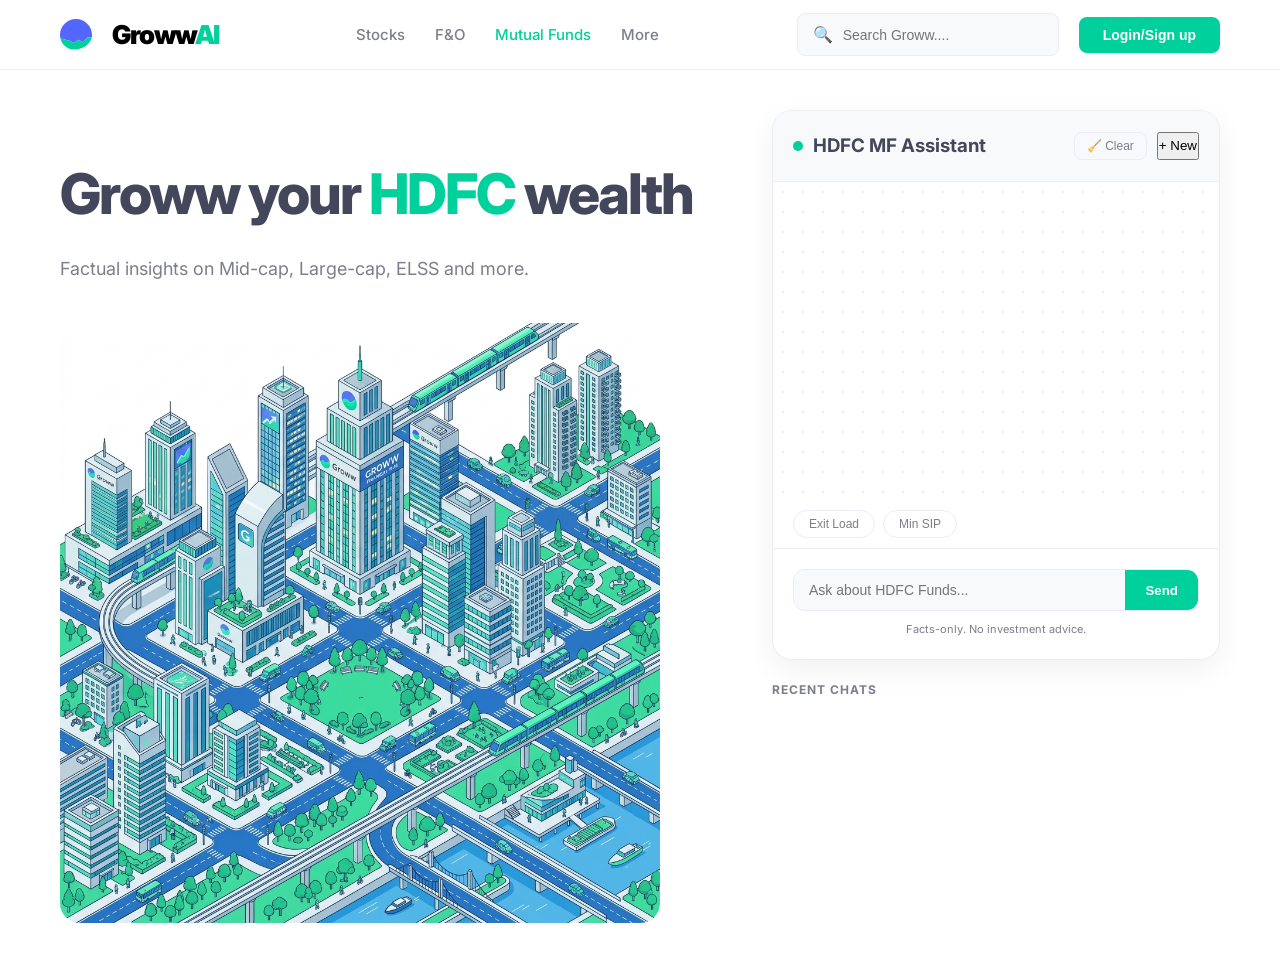
<file: public/index.html>
<!DOCTYPE html>
<html lang="en">
<head>
    <meta charset="UTF-8">
    <meta name="viewport" content="width=device-width, initial-scale=1.0">
    <title>Groww | HDFC Mutual Fund Assistant</title>
    <link rel="stylesheet" href="index.css">
    <link rel="preconnect" href="https://fonts.googleapis.com">
    <link rel="preconnect" href="https://fonts.gstatic.com" crossorigin>
    <link href="https://fonts.googleapis.com/css2?family=Inter:wght@400;500;600;700;800&display=swap" rel="stylesheet">
</head>
<body>
    <!-- Top Navigation Bar -->
    <nav class="navbar">
        <div class="nav-container">
            <div class="logo">
                <img src="groww_logo.svg" alt="Groww" class="groww-logo-img">
                <h1 class="logo-text">Groww<span style="color: var(--primary)">AI</span></h1>
            </div>
            <div class="nav-links">
                <a href="#">Stocks</a>
                <a href="#">F&O</a>
                <a href="#" class="active">Mutual Funds</a>
                <a href="#">More</a>
            </div>
            <div class="nav-right">
                <div class="search-bar">
                    <span>🔍</span>
                    <input type="text" placeholder="Search Groww....">
                </div>
                <button class="btn-login">Login/Sign up</button>
            </div>
        </div>
    </nav>

    <div class="main-layout">
        <!-- Hero Section -->
        <section class="hero-section">
            <div class="hero-content">
                <h1>Groww your <span>HDFC</span> wealth</h1>
                <p>Factual insights on Mid-cap, Large-cap, ELSS and more.</p>
                <img src="hero.png" alt="Illustration" class="hero-img">
            </div>
        </section>

        <!-- Floating Chat Sidebar -->
        <aside class="chat-sidebar">
            <div class="chat-card">
                <header class="chat-header">
                    <div class="bot-info">
                        <div class="bot-dot"></div>
                        <h3>HDFC MF Assistant</h3>
                    </div>
                    <div class="header-actions">
                        <button onclick="clearCurrentChat()" class="btn-clear" title="Clear this chat">🧹 Clear</button>
                        <button onclick="createNewThread()" class="btn-new-chat">+ New</button>
                    </div>
                </header>

                <div id="chat-window" class="chat-window">
                    <!-- Messages here -->
                </div>

                <div id="suggestions" class="suggestions-container">
                    <button onclick="useSuggestion('Exit load of Mid-cap?')">Exit Load</button>
                    <button onclick="useSuggestion('Min SIP for ELSS?')">Min SIP</button>
                </div>

                <footer class="input-area">
                    <form id="chat-form" class="input-container">
                        <input type="text" id="user-input" placeholder="Ask about HDFC Funds..." autocomplete="off">
                        <button type="submit">Send</button>
                    </form>
                    <div class="disclaimer">Facts-only. No investment advice.</div>
                </footer>
            </div>

            <div class="thread-history">
                <h4>Recent Chats</h4>
                <div id="thread-list" class="thread-list"></div>
            </div>
        </aside>
    </div>

    <script>
        const chatForm = document.getElementById('chat-form');
        const userInput = document.getElementById('user-input');
        const chatWindow = document.getElementById('chat-window');
        const threadList = document.getElementById('thread-list');
        
        let currentThreadId = localStorage.getItem('currentThreadId');
        let threads = JSON.parse(localStorage.getItem('groww_threads')) || {};

        function saveToStorage() {
            localStorage.setItem('groww_threads', JSON.stringify(threads));
            localStorage.setItem('currentThreadId', currentThreadId);
        }

        function createNewThread() {
            const defaultName = 'Query ' + new Date().toLocaleTimeString([], { hour: '2-digit', minute: '2-digit' });
            const userProvidedName = prompt("Enter a name for this chat:", defaultName);
            
            // If user cancels the prompt, don't create a new thread
            if (userProvidedName === null) return;

            const name = userProvidedName.trim() || defaultName;
            const id = 'thread_' + Date.now();
            currentThreadId = id;
            threads[id] = {
                name: name,
                messages: [{ text: "Hello! I am your HDFC Mutual Fund Assistant. How may I help you today?", type: 'bot' }]
            };
            saveToStorage();
            renderThreads();
            switchThread(id);
        }

        function useSuggestion(text) {
            userInput.value = text;
            chatForm.dispatchEvent(new Event('submit'));
        }

        function renderThreads() {
            threadList.innerHTML = '';
            const sortedIds = Object.keys(threads).sort((a,b) => b.split('_')[1] - a.split('_')[1]);
            sortedIds.forEach(id => {
                const div = document.createElement('div');
                div.className = `thread-item ${id === currentThreadId ? 'active' : ''}`;
                div.innerHTML = `
                    <span onclick="switchThread('${id}')" class="thread-name-text">${threads[id].name}</span>
                    <div class="thread-actions">
                        <button onclick="renameThread('${id}')" title="Rename">✎</button>
                        <button onclick="deleteThread('${id}')" title="Delete" class="delete-btn">✕</button>
                    </div>
                `;
                threadList.appendChild(div);
            });
        }

        function deleteThread(id) {
            if (Object.keys(threads).length <= 1) {
                alert("You must have at least one chat open.");
                return;
            }
            if (confirm("Delete this chat?")) {
                delete threads[id];
                if (currentThreadId === id) {
                    currentThreadId = Object.keys(threads)[0];
                }
                saveToStorage();
                renderThreads();
                switchThread(currentThreadId);
            }
        }

        function clearCurrentChat() {
            if (confirm("Restart this conversation?")) {
                threads[currentThreadId].messages = [{ 
                    text: "Hello! I am your HDFC Mutual Fund Assistant. How may I help you today?", 
                    type: 'bot' 
                }];
                saveToStorage();
                switchThread(currentThreadId);
            }
        }

        function switchThread(id) {
            currentThreadId = id;
            saveToStorage();
            clearChatWindow();
            const threadMessages = threads[id].messages;
            threadMessages.forEach(msg => addMessage(msg.text, msg.type, false));
            document.getElementById('suggestions').style.display = threadMessages.length > 1 ? 'none' : 'flex';
            renderThreads();
        }

        function clearChatWindow() {
            chatWindow.innerHTML = '';
        }

        function addMessage(text, type, save = true) {
            if (save && currentThreadId) {
                threads[currentThreadId].messages.push({ text, type });
                saveToStorage();
                document.getElementById('suggestions').style.display = 'none';
            }
            const div = document.createElement('div');
            div.className = `message ${type}`;
            
            let content = `<div class="message-content">${text.replace(/\n/g, '<br>')}</div>`;
            
            // Add feedback thumbs only for bot messages
            if (type === 'bot') {
                content += `
                    <div class="feedback-thumbs">
                        <button onclick="handleFeedback(this, 'up')" title="Helpful">👍</button>
                        <button onclick="handleFeedback(this, 'down')" title="Not helpful">👎</button>
                    </div>
                `;
            }
            
            div.innerHTML = content;
            chatWindow.appendChild(div);
            chatWindow.scrollTop = chatWindow.scrollHeight;
        }

        function handleFeedback(btn, type) {
            const container = btn.parentElement;
            container.innerHTML = `<span class="feedback-thanks">Thanks for your feedback!</span>`;
        }

        chatForm.addEventListener('submit', async (e) => {
            e.preventDefault();
            const msg = userInput.value.trim();
            if (!msg) return;

            // Remove feedback thumbs from previous messages
            document.querySelectorAll('.feedback-thumbs').forEach(el => el.remove());

            addMessage(msg, 'user');
            userInput.value = '';

            const loading = document.createElement('div');
            loading.className = 'message bot loading';
            loading.innerText = 'Analyzing facts...';
            chatWindow.appendChild(loading);

            try {
                // Change this to your Render URL after deployment
                const API_URL = window.location.hostname === 'localhost' || window.location.hostname === '127.0.0.1' 
                                ? '' 
                                : 'https://milestone2-90i6.onrender.com';

                const response = await fetch(`${API_URL}/chat`, {
                    method: 'POST',
                    headers: { 'Content-Type': 'application/json' },
                    body: JSON.stringify({ message: msg, thread_id: currentThreadId })
                });
                const data = await response.json();
                chatWindow.removeChild(loading);
                addMessage(data.reply, 'bot');
            } catch (err) {
                loading.innerText = 'Error connecting to server.';
            }
        });

        if (Object.keys(threads).length > 0) {
            if (!currentThreadId || !threads[currentThreadId]) {
                currentThreadId = Object.keys(threads)[0];
            }
            renderThreads();
            switchThread(currentThreadId);
        } else {
            createNewThread();
        }
    </script>
</body>
</html>
</file>
<file: public/index.css>
:root {
    --primary: #00D09C;
    --primary-dark: #00b084;
    --text-dark: #44475B;
    --text-muted: #7C7E8C;
    --bg-light: #FFFFFF;
    --border: #EBEDF2;
    --shadow: 0 10px 30px rgba(0,0,0,0.06);
}

* {
    margin: 0;
    padding: 0;
    box-sizing: border-box;
}

body {
    font-family: 'Inter', -apple-system, sans-serif;
    background-color: var(--bg-light);
    color: var(--text-dark);
    line-height: 1.6;
    overflow-x: hidden;
}

/* Navbar Styling */
.navbar {
    height: 70px;
    background: white;
    border-bottom: 1px solid var(--border);
    position: sticky;
    top: 0;
    z-index: 1000;
}

.nav-container {
    max-width: 1200px;
    margin: 0 auto;
    height: 100%;
    display: flex;
    align-items: center;
    justify-content: space-between;
    padding: 0 20px;
}

.logo {
    display: flex;
    align-items: center;
    gap: 12px;
}

.groww-logo-img {
    height: 32px;
    width: auto;
}

.logo-text {
    font-size: 26px;
    font-weight: 900;
    letter-spacing: -1.5px;
    color: #000000;
    margin-left: 8px;
}

.nav-links {
    display: flex;
    gap: 30px;
}

.nav-links a {
    text-decoration: none;
    color: var(--text-muted);
    font-weight: 500;
    font-size: 15px;
    transition: color 0.2s;
}

.nav-links a.active, .nav-links a:hover {
    color: var(--primary);
}

.nav-right {
    display: flex;
    align-items: center;
    gap: 20px;
}

.search-bar {
    background: #F8F9FA;
    border: 1px solid var(--border);
    border-radius: 8px;
    padding: 8px 15px;
    display: flex;
    align-items: center;
    gap: 10px;
}

.search-bar input {
    background: none;
    border: none;
    outline: none;
    width: 200px;
    font-size: 14px;
}

.btn-login {
    background-color: var(--primary);
    color: white;
    border: none;
    padding: 10px 24px;
    border-radius: 8px;
    font-weight: 700;
    font-size: 14px;
    cursor: pointer;
}

/* Layout */
.main-layout {
    display: flex;
    max-width: 1200px;
    margin: 40px auto;
    padding: 0 20px;
    gap: 40px;
    min-height: calc(100vh - 150px);
}

/* Hero Section */
.hero-section {
    flex: 1.2;
    padding-top: 40px;
}

.hero-content h1 {
    font-size: 56px;
    font-weight: 800;
    color: var(--text-dark);
    margin-bottom: 15px;
    letter-spacing: -2px;
}

.hero-content h1 span {
    color: var(--primary);
}

.hero-content p {
    font-size: 18px;
    color: var(--text-muted);
    margin-bottom: 40px;
}

.hero-img {
    width: 100%;
    max-width: 600px;
    border-radius: 20px;
}

/* Chat Sidebar */
.chat-sidebar {
    flex: 0.8;
    display: flex;
    flex-direction: column;
    gap: 20px;
}

.chat-card {
    background: white;
    border: 1px solid var(--border);
    border-radius: 20px;
    display: flex;
    flex-direction: column;
    height: 550px;
    box-shadow: var(--shadow);
    overflow: hidden;
}

.chat-header {
    padding: 20px;
    border-bottom: 1px solid var(--border);
    display: flex;
    justify-content: space-between;
    align-items: center;
    background: #F8F9FA;
}

.bot-info {
    display: flex;
    align-items: center;
    gap: 10px;
}

.bot-dot {
    width: 10px;
    height: 10px;
    background: var(--primary);
    border-radius: 50%;
}

.chat-window {
    flex: 1;
    padding: 20px;
    overflow-y: auto;
    display: flex;
    flex-direction: column;
    background-image: radial-gradient(#EBEDF2 1px, transparent 1px);
    background-size: 20px 20px;
}

.message {
    margin-bottom: 15px;
    max-width: 85%;
}

.message.user {
    align-self: flex-end;
}

.message-content {
    padding: 12px 16px;
    border-radius: 15px;
    font-size: 14px;
    line-height: 1.5;
}

.message.user .message-content {
    background: var(--primary);
    color: white;
    border-bottom-right-radius: 2px;
}

.message.bot .message-content {
    background: white;
    border: 1px solid var(--border);
    border-bottom-left-radius: 2px;
}

.feedback-thumbs {
    display: flex;
    gap: 8px;
    margin-top: 6px;
    padding-left: 5px;
}

.feedback-thumbs button {
    background: none;
    border: none;
    cursor: pointer;
    font-size: 14px;
    padding: 4px 8px;
    border-radius: 6px;
    transition: background 0.2s;
    opacity: 0.6;
}

.feedback-thumbs button:hover {
    background: #F0F2F5;
    opacity: 1;
}

.feedback-thanks {
    font-size: 11px;
    color: var(--text-muted);
    font-style: italic;
    padding-left: 5px;
    margin-top: 4px;
}

.suggestions-container {
    display: flex;
    gap: 8px;
    padding: 10px 20px;
    overflow-x: auto;
}

.suggestions-container button {
    background: white;
    border: 1px solid var(--border);
    padding: 6px 15px;
    border-radius: 99px;
    font-size: 12px;
    color: var(--text-muted);
    cursor: pointer;
    white-space: nowrap;
}

.suggestions-container button:hover {
    border-color: var(--primary);
    color: var(--primary);
}

.input-area {
    padding: 20px;
    border-top: 1px solid var(--border);
}

.input-container {
    display: flex;
    background: #F8F9FA;
    border: 1px solid var(--border);
    border-radius: 12px;
    overflow: hidden;
}

.input-container input {
    flex: 1;
    background: none;
    border: none;
    padding: 12px 15px;
    outline: none;
    font-size: 14px;
}

.input-container button {
    background: var(--primary);
    color: white;
    border: none;
    padding: 0 20px;
    font-weight: 700;
    cursor: pointer;
}

.disclaimer {
    font-size: 11px;
    color: var(--text-muted);
    text-align: center;
    margin-top: 10px;
}

.thread-history h4 {
    font-size: 12px;
    text-transform: uppercase;
    color: var(--text-muted);
    margin-bottom: 10px;
    letter-spacing: 1px;
}

.thread-list {
    display: flex;
    flex-wrap: wrap;
    gap: 8px;
}

.thread-item {
    background: #F8F9FA;
    border: 1px solid var(--border);
    padding: 6px 12px;
    border-radius: 8px;
    font-size: 12px;
    cursor: pointer;
}

.header-actions {
    display: flex;
    gap: 10px;
}

.btn-clear {
    background: none;
    border: 1px solid var(--border);
    padding: 6px 12px;
    border-radius: 8px;
    font-size: 12px;
    cursor: pointer;
    color: var(--text-muted);
}

.btn-clear:hover {
    background: #FFF0F0;
    color: #FF4D4F;
    border-color: #FF4D4F;
}

.thread-actions {
    display: flex;
    gap: 5px;
}

.thread-actions button {
    background: none;
    border: none;
    cursor: pointer;
    color: var(--text-muted);
    font-size: 12px;
    padding: 4px;
    border-radius: 4px;
}

.thread-actions button:hover {
    background: #E8ECEF;
    color: var(--primary);
}

.thread-actions .delete-btn:hover {
    color: #FF4D4F;
    background: #FFF0F0;
}

.thread-name-text {
    flex: 1;
    white-space: nowrap;
    overflow: hidden;
    text-overflow: ellipsis;
}
</file>
